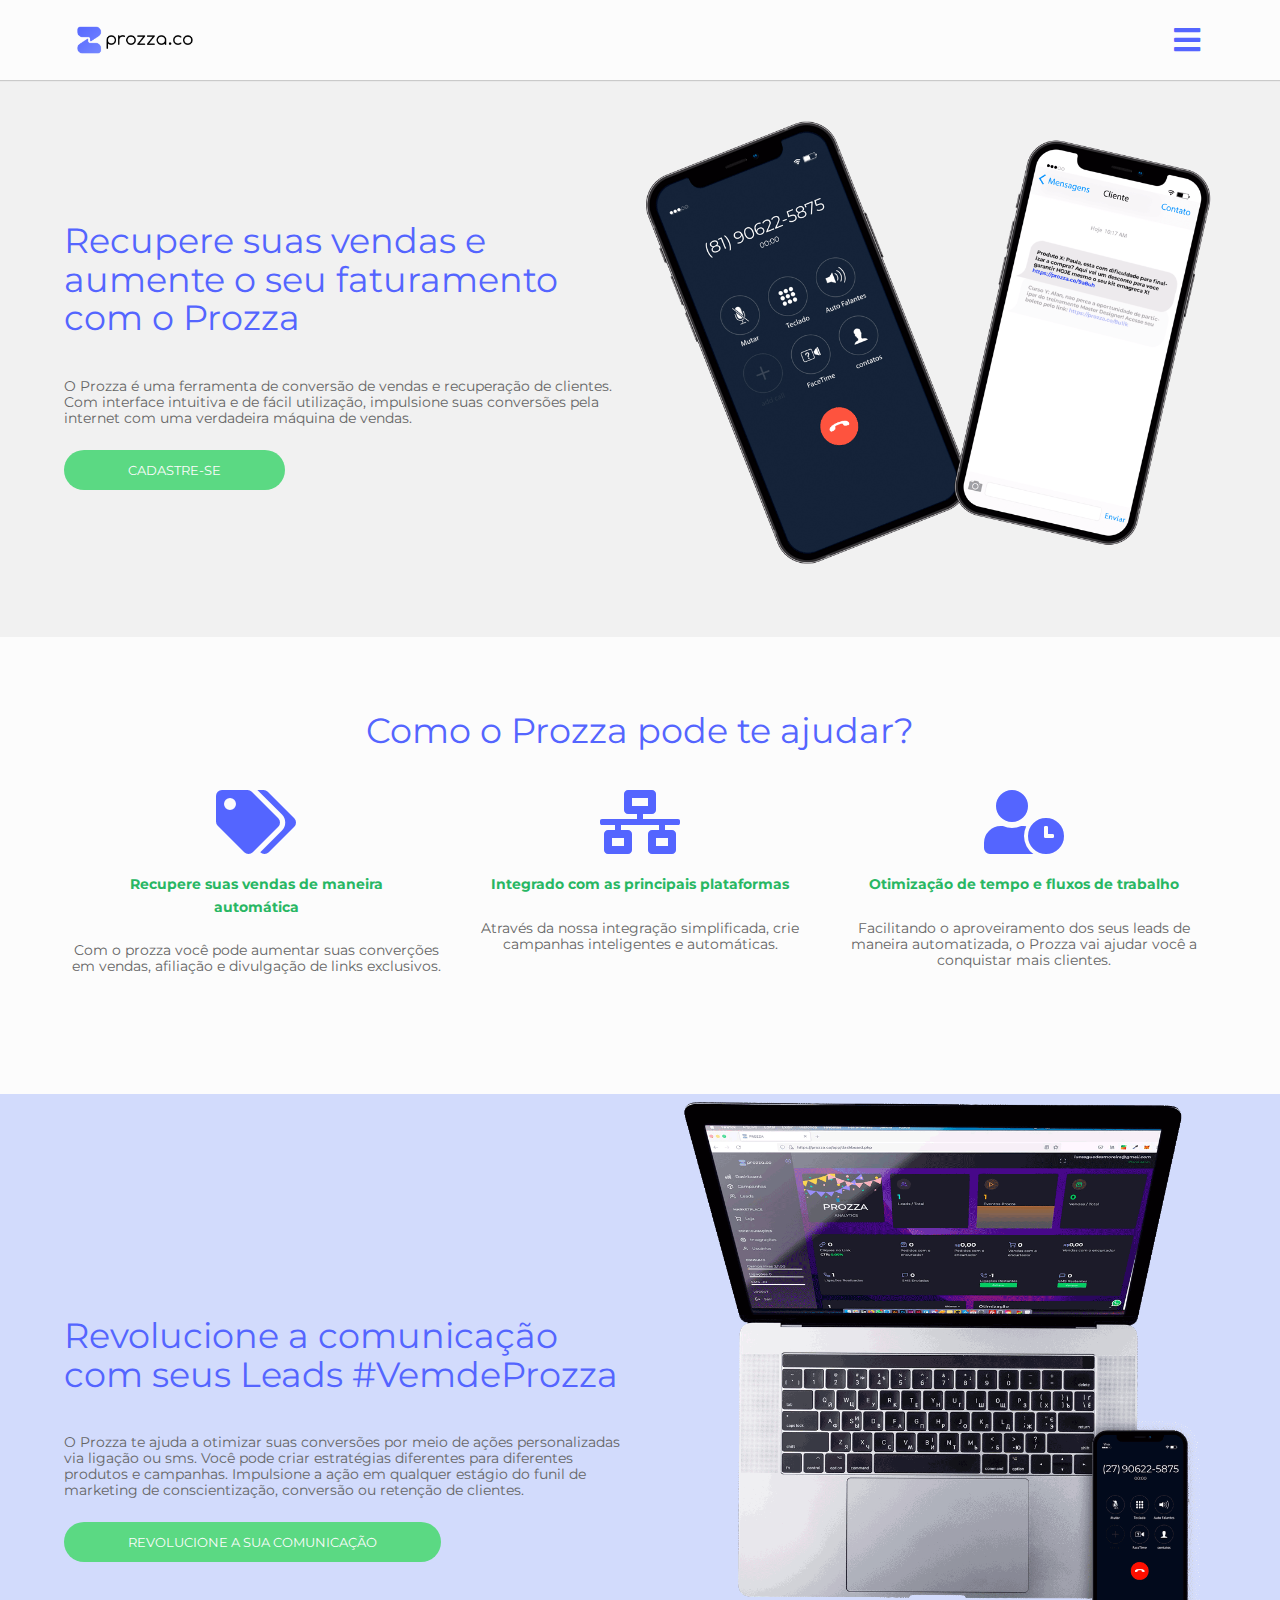
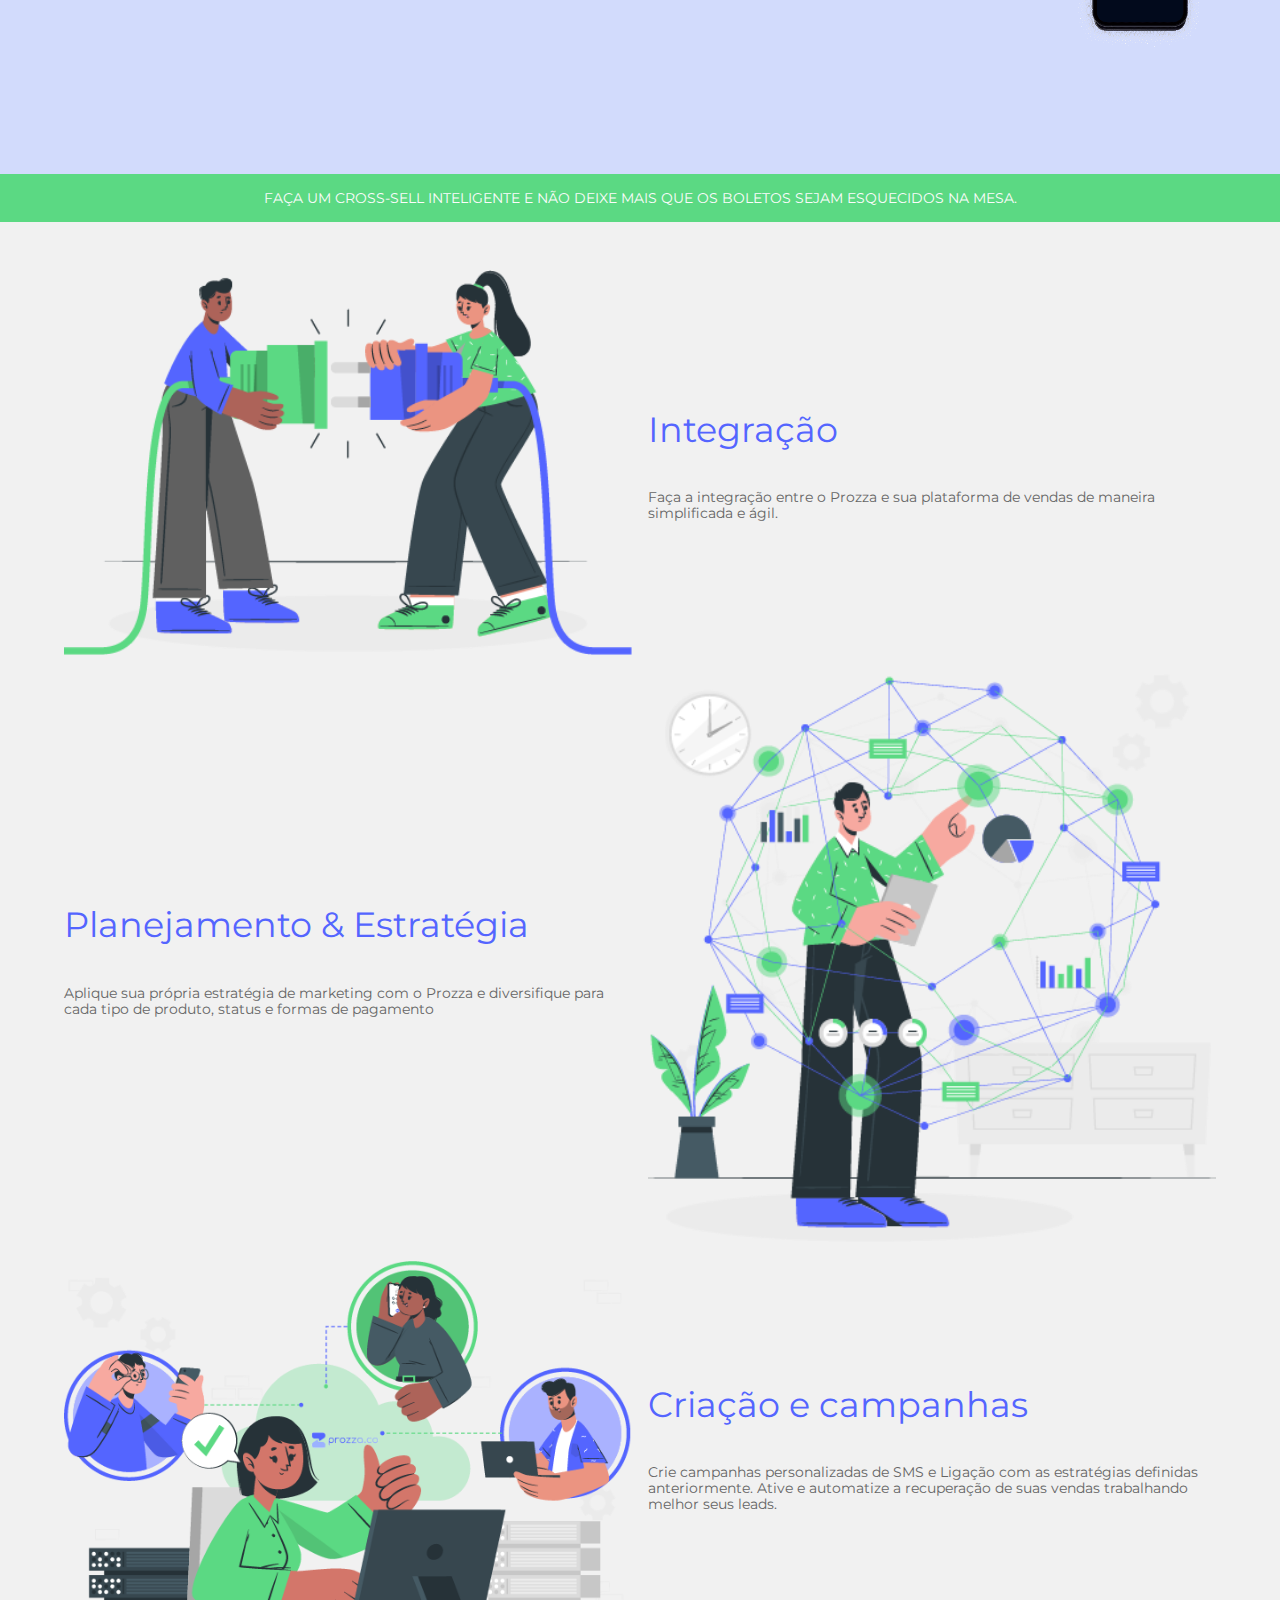
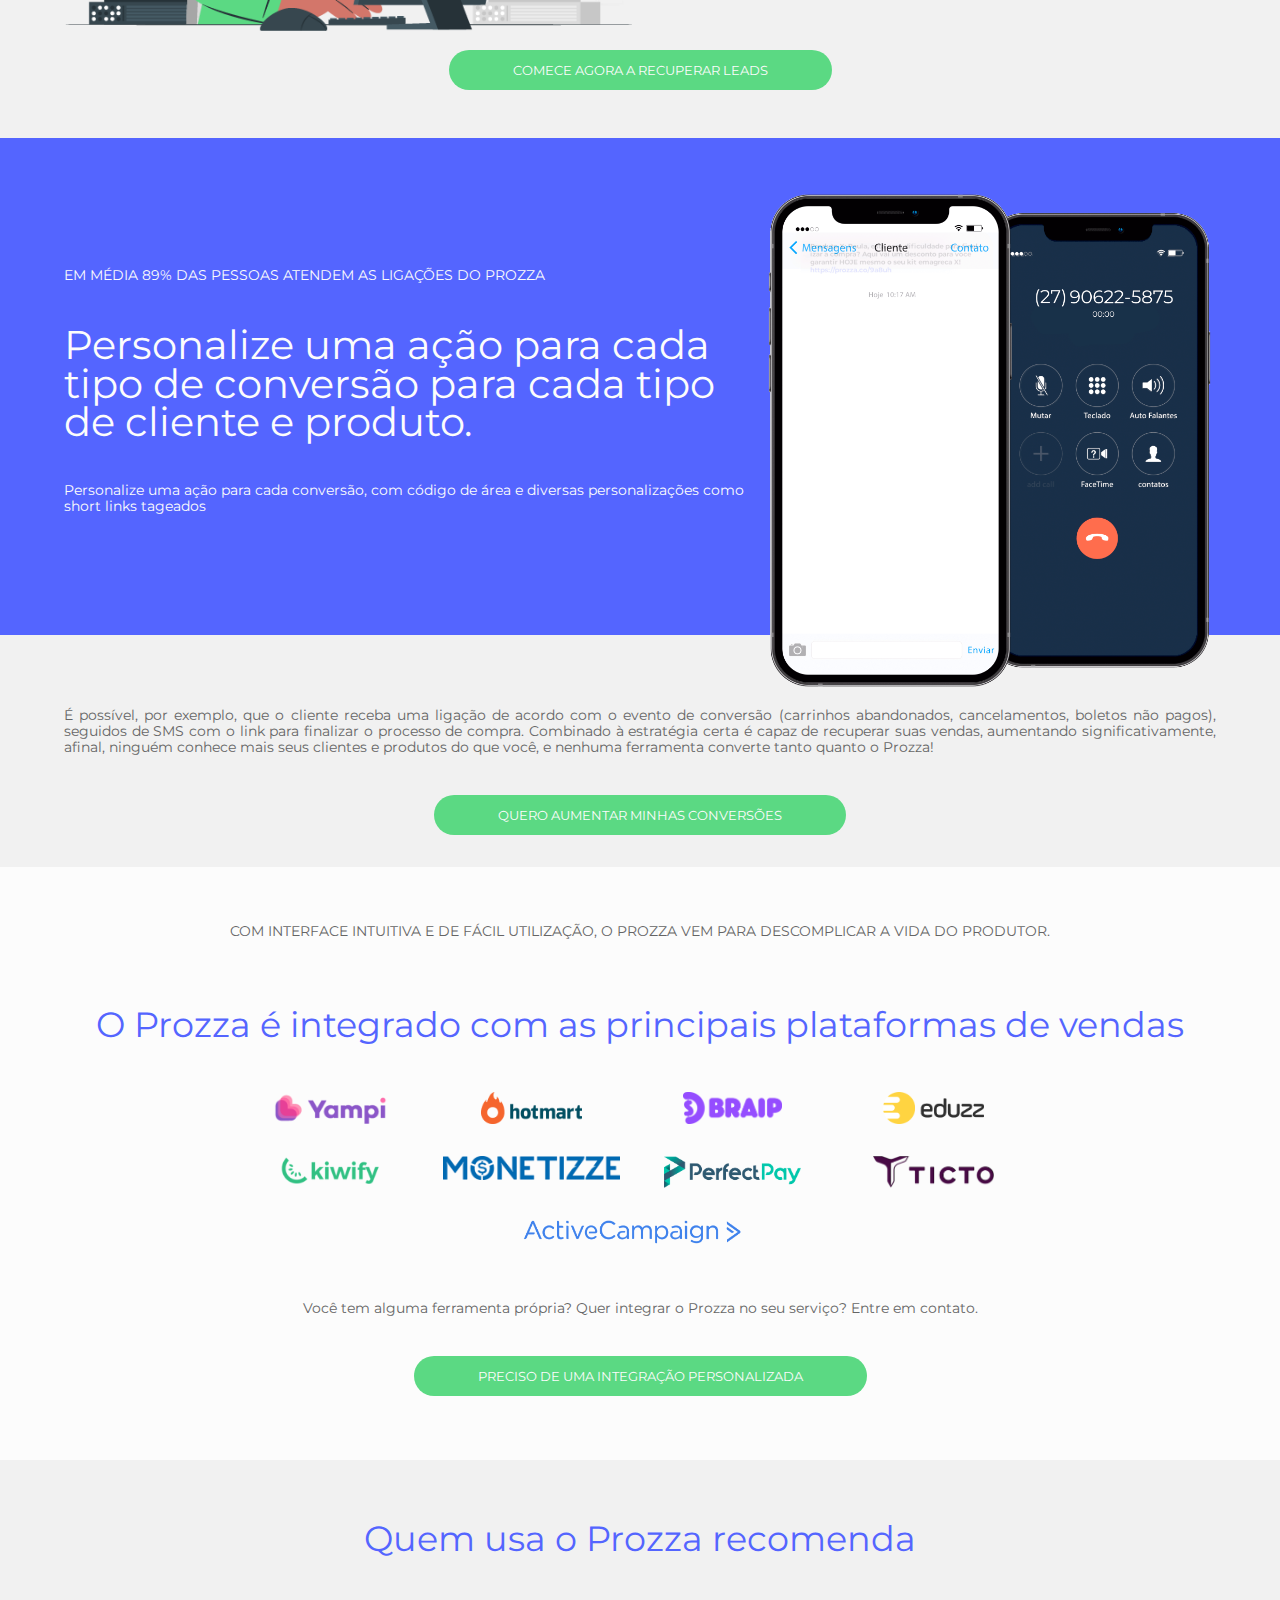
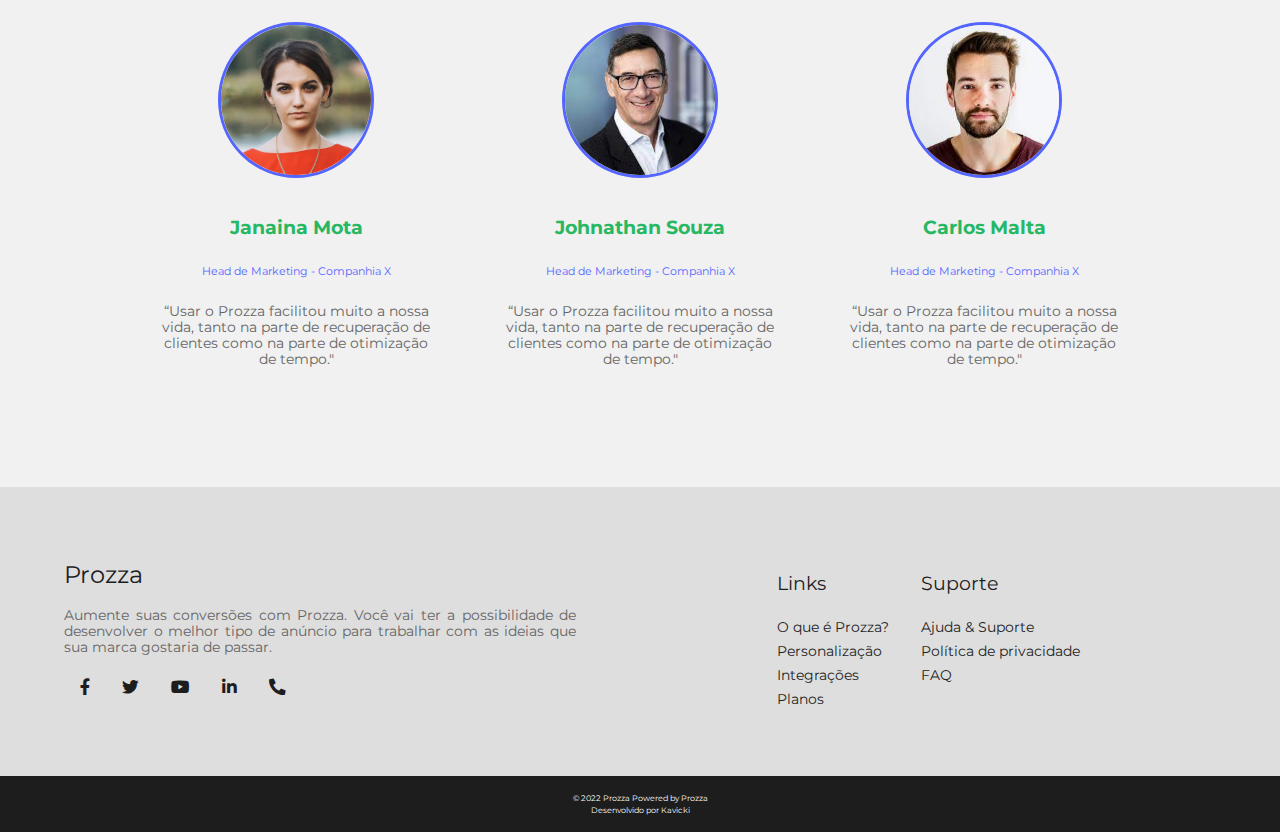
<file: index.html>
<!DOCTYPE html>
<html lang="pt-BR">
<head>
    <meta charset="UTF-8">
    <meta http-equiv="X-UA-Compatible" content="IE=edge">
    <meta name="viewport" content="width=device-width, initial-scale=1.0">
    <meta name="description" content="Prozza.co Website">
    <title>Home | prozza.co</title>
    <link rel="stylesheet" href="assets/css/base/base.css">
    <link rel="stylesheet" href="assets/css/base/cabecalho.css">
    <link rel="stylesheet" href="assets/css/base/rodape.css">
    <link rel="stylesheet" href="assets/css/componentes/botoes.css">
    <link rel="stylesheet" href="assets/css/componentes/icones.css">
    <link rel="stylesheet" href="assets/css/componentes/imagens.css">
    <link rel="stylesheet" href="assets/css/estilo-home.css">
    <link rel="preconnect" href="https://fonts.googleapis.com">
    <link rel="preconnect" href="https://fonts.gstatic.com" crossorigin>
    <link href="https://fonts.googleapis.com/css2?family=Montserrat:wght@500;700&display=swap" rel="stylesheet">
</head>
<body>
    <header class="container cabecalho">
        <img src="assets/img/logo/logo-prozza.png" alt="Logotipo do Prozza" class="cabecalho__logo">
        <button class="fa icone__menu" aria-label="Menu"><i></i></button>
        <nav class="menu-lateral">
            <a class="menu-lateral--link" href="#destaque">O que é Prozza?</a>
            <a class="menu-lateral--link" href="#personalizacao">Personalização</a>
            <a class="menu-lateral--link" href="#integracao">Integração</a>
            <a class="menu-lateral--link" href="planos.html">Planos</a>
            <a class="menu-lateral__login--link" href="planos.html">
                <button class="botao botao--menu">Cadastre-se</button>
            </a>
            <a class="menu-lateral__login--link icone__usuario-circle" href="https://prozza.co/app/index.php" aria-label="Ícone de usuário">Login</a>
        </nav>
    </header>
    <main>
        <!-- DESTAQUE - O QUE É PROZZA? -->
        <section class="container destaque" id="destaque">
            <img src="assets/img/edits/cel-angulos.gif" alt="Dois celulares" class="caixa imagem destaque__img">
            <div class="destaque__conteudo">
                <h2 class="titulo">Recupere suas vendas e aumente o seu faturamento com o Prozza</h2>
                <p class="texto">O Prozza é uma ferramenta de conversão de vendas e recuperação de clientes. Com interface intuitiva e de fácil utilização, impulsione suas conversões pela internet com uma verdadeira máquina de vendas.</p>
                <button class="botao"><a href="planos.html">Cadastre-se</a></button>
            </div>
        </section>
        <!---------------------->
        <section class="container como-ajudar">
            <h2 class="titulo">Como o Prozza pode te ajudar?</h2>
            <div class="como-ajudar__detalhes">
                <div class="caixa">
                    <span class="fa icone__tag" aria-label="Ícone de uma tag"><i></i></span>
                    <h4 class="titulo--pequeno titulo--caixa">Recupere suas vendas de maneira automática</h4>
                    <p class="texto">Com o prozza você pode aumentar suas converções em vendas, afiliação e divulgação de links exclusivos.</p>
                </div>
                <div class="caixa">
                    <span class="fa icone__network" aria-label="Ícone de uma rede hierarquia organizacional"><i></i></span>
                    <h4 class="titulo--pequeno titulo--caixa">Integrado com as principais plataformas</h4>
                    <p class="texto">Através da nossa integração simplificada, crie campanhas inteligentes e automáticas.</p>
                </div>
                <div class="caixa">
                    <span class="fa icone__usuario-relogio" aria-label="Ícone de um usuário com um relógio ao lado"><i></i></span>
                    <h4 class="titulo--pequeno titulo--caixa">Otimização de tempo e fluxos de trabalho</h4>
                    <p class="texto">Facilitando o aproveiramento dos seus leads de maneira automatizada, o Prozza vai ajudar você a conquistar mais clientes.</p>
                </div>
            </div>
        </section>
        <!---------------------->
        <section class="container vem-de-prozza">
            <img src="assets/img/edits/laptop+cel.gif" alt="Laptop e iphone" class="caixa imagem vem-de-prozza__img">
            <div class="vem-de-prozza__conteudo">
                <h2 class="titulo">Revolucione a comunicação com seus Leads #VemdeProzza</h2>
                <p class="texto">O Prozza te ajuda a otimizar suas conversões por meio de ações personalizadas via ligação ou sms. Você pode criar estratégias diferentes para diferentes produtos e campanhas. Impulsione a ação em qualquer estágio do funil de marketing de conscientização, conversão ou retenção de clientes.</p>
                <button class="botao"><a href="planos.html">Revolucione a sua comunicação</a></button>
            </div>
        </section>
        <!-- BARRA -->
        <div class="container barra">
            <h3 class="texto--alto">Faça um cross-sell inteligente e não deixe mais que os boletos sejam esquecidos na mesa.</h3>
        </div>
        <!---------------------->
        <section class="container campanhas">
            <div class="campanha--integracao">
                <h2 class="titulo">Integração</h2>
                <p class="texto">Faça a integração entre o Prozza e sua plataforma de vendas de maneira simplificada e ágil.</p>
            </div>
            <div class="campanha--integracao-img">
                <img src="assets/img/edits/integracao.png" alt="Desenho de duas pessoas conectando uma tomada" class="imagem campanhas__img">
            </div>
            <div class="campanha--planejamento">
                <h2 class="titulo">Planejamento &amp; Estratégia</h2>
                <p class="texto">Aplique sua própria estratégia de marketing com o Prozza e diversifique para cada tipo de produto, status e formas de pagamento</p>
            </div>
            <div class="campanha--planejamento-img">
                <img src="assets/img/edits/conexoes.png" alt="Desenho de uma pessoa envolta por linhas de conexões imagem" class="imagem campanhas__img">
            </div>
            <div class="campanha--criacao">
                <h2 class="titulo">Criação e campanhas</h2>
                <p class="texto">Crie campanhas personalizadas de SMS e Ligação com as estratégias definidas anteriormente. Ative e automatize a recuperação de suas vendas trabalhando melhor seus leads.</p>
            </div>
            <div class="campanha--criacao-img">
                <img src="assets/img/edits/reuniao-online.png" alt="Desenho de uma pessoa em uma reunião online imagem" class="imagem campanhas__img">
            </div>
            <div class="campanha--botao">
                <button class="botao">Comece agora a recuperar leads</button>
            </div>
        </section>
        <!--PERSONALIZAÇÃO-->
        <section class="container personalizacao" id="personalizacao">
            <div class="personalizacao__conteudo">
                <p class="texto texto--alto">Em média 89% das pessoas atendem as ligações do Prozza</p>
                <h5 class="titulo">Personalize uma ação para cada tipo de conversão para cada tipo de cliente e produto.</h5>
                <p class="texto">Personalize uma ação para cada conversão, com código de área e diversas personalizações como short links tageados</p>
            </div>
            <img src="assets/img/edits/cel2.gif" alt="Dois celulares" class="caixa imagem personalizacao__img">
        </section>
        <!---------------------->
        <section class="container personalizacao2">
            <p class="texto">É possível, por exemplo, que o cliente receba uma ligação de acordo com o evento de conversão (carrinhos abandonados, cancelamentos, boletos não pagos), seguidos de SMS com o link para finalizar o processo de compra. Combinado à estratégia certa é capaz de recuperar suas vendas, aumentando significativamente, afinal, ninguém conhece mais seus clientes e produtos do que você, e nenhuma ferramenta converte tanto quanto o Prozza!</p>
            <button class="botao">Quero aumentar minhas conversões</button>
        </section>
        <!-- INTEGRAÇÃO -->
        <section class="container integracao" id="integracao">
            <p class="texto texto--alto">Com interface intuitiva e de fácil utilização, o Prozza vem para descomplicar a vida do produtor.</p>
            <h2 class="titulo">O Prozza é integrado com as principais plataformas de vendas</h2>
            <div class="integracao__imgs">
                <img src="assets/img/integracao/1.png" alt="Logo parceiro Yampi" class="imagem__logo">
                <img src="assets/img/integracao/2.png" alt="Logo parceiro Hotmart" class="imagem__logo">
                <img src="assets/img/integracao/3.png" alt="Logo parceiro Braip" class="imagem__logo">
                <img src="assets/img/integracao/4.png" alt="Logo parceiro eduzz" class="imagem__logo">
                <img src="assets/img/integracao/5.png" alt="Logo parceiro Kiwify" class="imagem__logo">
                <img src="assets/img/integracao/6.png" alt="Logo parceiro Monetizze" class="imagem__logo imagem__logo--menor">
                <img src="assets/img/integracao/7.png" alt="Logo parceiro PerfectPay" class="imagem__logo">
                <img src="assets/img/integracao/8.png" alt="Logo parceiro Ticto" class="imagem__logo">
                <img src="assets/img/integracao/9.png" alt="Logo parceiro ActiveCompaign" class="imagem__logo imagem__logo--ultima">
            </div>
            <p class="texto">Você tem alguma ferramenta própria? Quer integrar o Prozza no seu serviço? Entre em contato.</p>
            <button class="botao">Preciso de uma integração personalizada</button>
        </section>
        <!-- CLIENTES -->
        <section class="container clientes">
            <h2 class="titulo">Quem usa o Prozza recomenda</h2>
            <div class="clientes__declaracao">
                <div class="caixa">
                    <img src="assets/img/clientes/janaina.jpg" alt="" class="imagem__perfil">
                    <h4 class="titulo">Janaina Mota</h4>
                    <p class="texto clientes--cargo">Head de Marketing - Companhia X</p>
                    <p class="texto">“Usar o Prozza facilitou muito a nossa vida, tanto na parte de recuperação de clientes como na parte de otimização de tempo."</p>
                </div>
                <div class="caixa">
                    <img src="assets/img/clientes/johnathan.jpg" alt="" class="imagem__perfil">
                    <h4 class="titulo">Johnathan Souza</h4>
                    <p class="texto clientes--cargo">Head de Marketing - Companhia X</p>
                    <p class="texto">“Usar o Prozza facilitou muito a nossa vida, tanto na parte de recuperação de clientes como na parte de otimização de tempo."</p>
                </div>
                <div class="caixa">
                    <img src="assets/img/clientes/carlos.jpg" alt="" class="imagem__perfil">
                    <h4 class="titulo">Carlos Malta</h4>
                    <p class="texto clientes--cargo">Head de Marketing - Companhia X</p>
                    <p class="texto">“Usar o Prozza facilitou muito a nossa vida, tanto na parte de recuperação de clientes como na parte de otimização de tempo."</p>
                </div>
            </div>
        </section>
    </main>
    <!-- RODAPÉ -->
    <footer class="container rodape">
        <div class="rodape__conteudo">
            <h2 class="titulo--rodape">Prozza</h2>
            <p class="texto">Aumente suas conversões com Prozza. Você vai ter a possibilidade de desenvolver o melhor tipo de anúncio para trabalhar com as ideias que sua marca gostaria de passar.</p>
            <div class="midias-sociais">
                <span class="fab icone__facebook" aria-label="Ícone do Facebook"><i></i></span>
                <span class="fab icone__twitter" aria-label="Ícone do Twitter"><i></i></span>
                <span class="fab icone__linkedin" aria-label="Ícone do Linkedin"><i></i></span>
                <span class="fab icone__youtube" aria-label="Ícone do YouTube"><i></i></span>
                <span class="fas icone__telefone" aria-label="Ícone de um Telefone"><i></i></span>
            </div>
        </div>
        <nav class="rodape__nav">
            <div>
                <h3 class="titulo--nav">Links</h3>
                <a class="rodape--link" href="#destaque">O que é Prozza?</a>
                <a class="rodape--link" href="#personalizacao">Personalização</a>
                <a class="rodape--link" href="#integracao">Integrações</a>
                <a class="rodape--link" href="planos.html">Planos</a>
            </div>
            <div>
                <h3 class="titulo--nav">Suporte</h3>
                <a class="rodape--link" href="https://ajuda.prozza.co">Ajuda &amp; Suporte</a>
                <a class="rodape--link" href="">Política de privacidade</a>
                <a class="rodape--link" href="https://ajuda.prozza.co/category/30-faq">FAQ</a>
            </div>
        </nav>
        <div class="rodape__copy">
            <p class="texto--copy">&copy; 2022 Prozza Powered by Prozza<br>Desenvolvido por <a href="https://kavicki.com/">Kavicki</a></p>
        </div>
    </footer>
    <script src="assets/js/index.js"></script>
</body>
</html>
</file>
<file: assets/css/base/cabecalho.css>
.cabecalho {
    flex-direction: row;
    justify-content: space-between;
    box-shadow: 0px 1px 1px rgba(0, 0, 0, 0.16);
}

.cabecalho__logo { height: 4rem; }

.menu-lateral {
    display: none;
    float: right;
    font-size: var(--tamanho-corpo);
    text-align: center;
    color: var(--preto);
    background-color: var(--branco);
    box-shadow: 0px 1px 1px rgba(0, 0, 0, 0.16);

    width: 200px;
    right: -100vw;
    top: 11.5vh;
    padding-top: 1rem;
    position: absolute;
}

@media screen and (min-width: 1024px) {
    .cabecalho__logo { height: 5rem; }
}

.menu-lateral--link {
    display: block;
    padding-bottom: 1rem;
}

.menu-lateral__login--link { display: none; }

@media screen and (min-width: 1440px) {    
    .menu-lateral {
        display: flex;
        flex-direction: row;
        align-items: center;
        justify-content: center;
        font-size: 1.2rem;
        box-shadow: none;
    
        width: auto;
        right: 0;
        top: auto;
        
        padding: 1rem;
        position: fixed;
    }

    .menu-lateral--link, .menu-lateral__login--link {
        display: inline-block;
        padding-right: 2rem;
        padding-bottom: 0;
    }

    .menu-lateral__login--link { font-family: var(--familia); }
}

.menu-lateral--ativo {
    display: inline-block;
    right: 0;
}
</file>
<file: assets/css/base/rodape.css>
.rodape { padding-top: 5rem; }

.rodape__conteudo p { color: var(--cinza); }

.titulo--rodape {
    font-size: var(--tamanho-titulo-rodape);

    padding-bottom: 0;
}

.midias-sociais {
    display: flex;
    flex-direction: row;
    justify-content: flex-start;
}

.rodape__nav {
    display: flex;
    align-self: flex-start;
    gap: 2rem;

    padding-bottom: 4rem;
}

.titulo--nav {
    display: block;
    font-size: 1.2rem;
    line-height: 2rem;

    padding-top: 1rem;
    padding-bottom: 1rem;
}

.rodape--link { 
    display: block;
    text-align: left;
    line-height: 1.5rem;
    cursor: pointer;
}

.rodape__copy {
    width: 100vw;
    text-align: center;
    color: var(--branco);
    background-color: var(--preto);
    
    padding-top: 1rem;
    padding-bottom: 1rem;
}

.texto--copy {
    color: var(--branco);
    font-size: .5rem;
    line-height: .75rem;
}

@media screen and (min-width: 768px) {
    .rodape {
        width: 100vw;
        display: grid;
        grid-template-columns: auto auto;
        grid-template-areas: 
        "rodape__conteudo rodape__nav"
        "rodape__copy rodape__copy"
        ;
        padding-left: 0;
    }

    .rodape__conteudo {
        display: inline-block;
        max-width: 40vw;
        padding-left: 1rem;
        padding-bottom: 4rem;
        grid-area: rodape__conteudo;
    }

    .rodape__nav {
        display: flex;
        align-items: flex-start;
        align-content: center;
        gap: 2rem;

        max-width: 40vw;
        grid-area: rodape__nav;
        padding-bottom: 0;
    }

    .titulo--nav { padding-top: 0; }

    .rodape__copy { grid-area: rodape__copy; }
}

@media screen and (min-width: 1024px) {
    .rodape__conteudo {
        padding-left: 4rem;
        padding-bottom: 4rem;
    }
    .titulo--nav { padding-top: 0; }
}

@media screen and (min-width: 1440px) {
    .rodape__conteudo { padding-left: 8rem; padding-bottom: 5rem; }
}
</file>
<file: assets/css/componentes/botoes.css>
.botao {
    background-color: var(--secundaria1);

    text-align: center;
    text-transform: uppercase;
    font-family: inherit;
    color: var(--branco);

    display: block;

    padding-top: .75rem;
    padding-bottom: .75rem;
    padding-right: 4rem;
    padding-left: 4rem;

    border: none;
    border-radius: 20px;
}

.botao:hover {
    transition: 3s;
    background: var(--secundaria2);
    opacity: 1;

    cursor: pointer;
}

.botao--menu {
    font-size: .6rem;
    padding-top: .5rem;
    padding-bottom: .5rem;
    padding-right: 2rem;
    padding-left: 2rem;
}

.botao-troca {
    align-self: center;
    background-color: var(--branco);
    padding: .5rem 1rem .5rem 1rem;
    border: 1px solid rgb(222, 222, 222);
}

.botao-troca {
    font-size: 1.2rem;
    color: var(--cinza);
    background-color: var(--branco);
    padding: .5rem 1.5rem .5rem 1.5rem;
    border: 1px solid rgb(222, 222, 222);
    cursor: pointer;
    /*transition: all 200ms ease 0ms;*/
}

.botao-troca--verde {
    color: var(--branco);
    background-color: var(--verde);
    transform: translate(-50%, 0px);
    /*transition: all 200ms ease 0ms;*/
}
</file>
<file: assets/css/componentes/imagens.css>
.imagem { width: 100%; }

/*Imagem logo das ferramentas de integração*/
.imagem__logo {
    display: block;
    max-width: 350px;
    height: 3.5rem;
    padding: 1rem 0.75rem;

    box-sizing: border-box;
}

.imagem__logo--menor { height: 3rem; }

.imagem__logo--ultima {
    height: 3rem;
    grid-column: span 2;
}

/* Perfil do cliente */
.imagem__perfil {
    width: 150px;
    height: 150px;
    border: 3px solid var(--primaria1);
    border-radius: 100px;
}

@media screen and (min-width: 1024px) {
    .imagem__logo { height: 4rem; }
    .imagem__logo--menor { height: 3.5rem; }
    .imagem__logo--ultima {
        height: 3.5rem;
        grid-column: span 4;
    }
}
</file>
<file: assets/css/estilo-home.css>
@import url(componentes/_destaque.css);
@import url(componentes/_vem-de-prozza.css);
@import url(componentes/_personalizacao.css);
@import url(componentes/_integracao.css);

/* como o prozza pode te ajudar? */
.como-ajudar {
    text-align: center;
    background-color: var(--branco);

    padding-top: 3rem;
    padding-bottom: 4rem;
}

/* barra verde */
.barra {
    display: block;
    color: var(--branco);
    background-color: var(--secundaria1);
    text-align: center;

    padding-top: 1rem;
    padding-bottom: 1rem;
}

.campanhas { padding-bottom: 2rem; }
.campanhas__img { max-width: 37.5rem; }

@media screen and (min-width: 768px) {
    .como-ajudar__detalhes{
        display: grid;
        grid-template-columns: 1fr 1fr 1fr;
        align-items: flex-start;
    }

    /* organização do grid de campanhas */
    .campanhas {
        display: grid;
        grid-template-columns: repeat(2, 1fr);
        grid-template-areas: 
        "campanha--integracao-img campanha--integracao"
        "campanha--planejamento campanha--planejamento-img"
        "campanha--criacao-img campanha--criacao"
        "campanha--botao campanha--botao"
        ;
        column-gap: 1rem;
        padding-top: 3rem;
        padding-bottom: 3rem;
    }
    .campanha--integracao-img { grid-area: campanha--integracao-img; }
    .campanha--integracao { grid-area: campanha--integracao; }

    .campanha--planejamento-img { grid-area: campanha--planejamento-img; }
    .campanha--planejamento { grid-area: campanha--planejamento; }

    .campanha--criacao-img { grid-area: campanha--criacao-img; }
    .campanha--criacao { grid-area: campanha--criacao; }

    .campanha--botao {
        grid-area: campanha--botao;
        justify-self: center;
    }
}

/*sessão de clientes*/
.clientes {
    text-align: center;

    padding-top: 2rem;
    padding-bottom: 4rem;
}

.clientes__declaracao h4 {
    color: var(--verde);
    font-size: 1.2rem;
    font-weight: var(--peso-titulob);
}

.clientes p { max-width: 280px; }

.clientes--cargo {
    font-size: .7rem;
    color: var(--primaria1);
    padding-top: 0;
    padding-bottom: 0;
}

@media screen and (min-width: 768px) {
    .clientes__declaracao {
        display: flex;
        flex-direction: row;
        gap: 2rem;
    }
}

@media screen and (min-width: 1024px) {
    .clientes__declaracao { gap: 4rem; }
}
</file>
<file: assets/css/base/base.css>
@import url(_reset.css);
@import url(_variaveis.css);

body {
    width: 100vw;
    font-family: var(--familia);
    font-size: var(--tamanho-corpo);
    text-align: left;
    color: var(--cinza);
    line-height: 1rem;

    background-color: var(--fundo-principal);
    overflow-x: hidden;
}

header {
    width: 100vw;
    background-color: var(--branco);
    position: fixed;
    z-index: 3;
}

footer {
    font-size: var(--tamanho-corpo-rodape);
    text-align: justify;
    line-height: 1rem;
    color: var(--preto);
    background-color: var(--fundo-secundario);
}

.container {
    display: flex;
    flex-direction: column;
    align-items: center;
    row-gap: 1rem;
    
    box-sizing: border-box;

    padding-right: 1rem;
    padding-left: 1rem;
}

@media screen and (min-width: 1024px) {
    .container {
        padding-left: 4rem;
        padding-right: 4rem;
    }
}

@media screen and (min-width: 1440px) {
    .container {
        padding-left: 8rem;
        padding-right: 8rem;
    }
}

.titulo {
    display: block;
    font-size: var(--tamanho-titulo);
    color: var(--primaria1);
    
    line-height: 2.4rem;
    padding-top: 1.7rem;
    padding-bottom: 1rem;
}

.titulo--pequeno {
    display: block;
    font-size: var(--tamanho-corpo);
    font-weight: var(--peso-titulob);

    line-height: 1.4rem;
    padding: 1.5rem;
}

.caixa {
    padding-top: 2rem;
    padding-bottom: 2rem;
}

.titulo--caixa { 
    color: var(--verde);
    padding-bottom: 0;
}

.texto {
    padding-top: 1.5rem;
    padding-bottom: 1.5rem;
}

.texto--alto { text-transform: uppercase; }
/*
@media screen and (min-width: 1024px) {
    body {
    }
}
*/
</file>
<file: assets/css/componentes/icones.css>
/*!
 * Font Awesome Free 5.15.4 by @fontawesome - https://fontawesome.com
 * License - https://fontawesome.com/license/free (Icons: CC BY 4.0, Fonts: SIL OFL 1.1, Code: MIT License)
 */
@font-face {
    font-family: 'FontAwesome';
    src: url("../../font/fa-solid-900.woff2"), url("../../font/fa-regular-400.woff2");
}
@font-face {
    font-family: 'Font Awesome 5 Brands';
    src: url("../../font/fa-brands-400.woff2");
}

.fa, .fas { font-family: 'FontAwesome' !important; }
.fab, .far { font-family: 'Font Awesome 5 Brands'; }

.icone__menu i::before {
    content: "\f0c9";
    color: var(--primaria1);
    font-size: 30px;
}

.icone__menu {
    border: none;
    background-color: var(--branco);
    padding: 1rem;
    cursor: pointer;
}

@media screen and (min-width: 1440px) {
    .icone__menu { display: none; }
}

.icone__usuario-circle::before {
    font-family: 'FontAwesome' !important;
    content: "\f2bd";
    color: var(--preto);
    font-size: 24px;
    padding-right: .5rem;
}

.icone__tag i::before {
    content: "\f02c";
    color: var(--primaria1);
    font-size: 64px;
}

.icone__network i::before {
    content: "\f6ff";
    color: var(--primaria1);
    font-size: 64px;
}

.icone__usuario-relogio i::before {
    content: "\f4fd";
    color: var(--primaria1);
    font-size: 64px;
}

.icone__facebook i::before {
    content: "\f39e";
    color: var(--preto);
    font-size: 1.038rem;
    padding: 1rem;
}

.icone__twitter i::before {
    content: "\f099";
    color: var(--preto);
    font-size: 1.038rem;
    padding: 1rem;
}

.icone__linkedin i::before {
    content: "\f167";
    color: var(--preto);
    font-size: 1.038rem;
    padding: 1rem;
}

.icone__youtube i::before {
    content: "\f0e1";
    color: var(--preto);
    font-size: 1.038rem;
    padding: 1rem;
}

.icone__telefone i::before {
    content: "\f879";
    color: var(--preto);
    font-size: 1.038rem;
    padding: 1rem;
}
</file>
